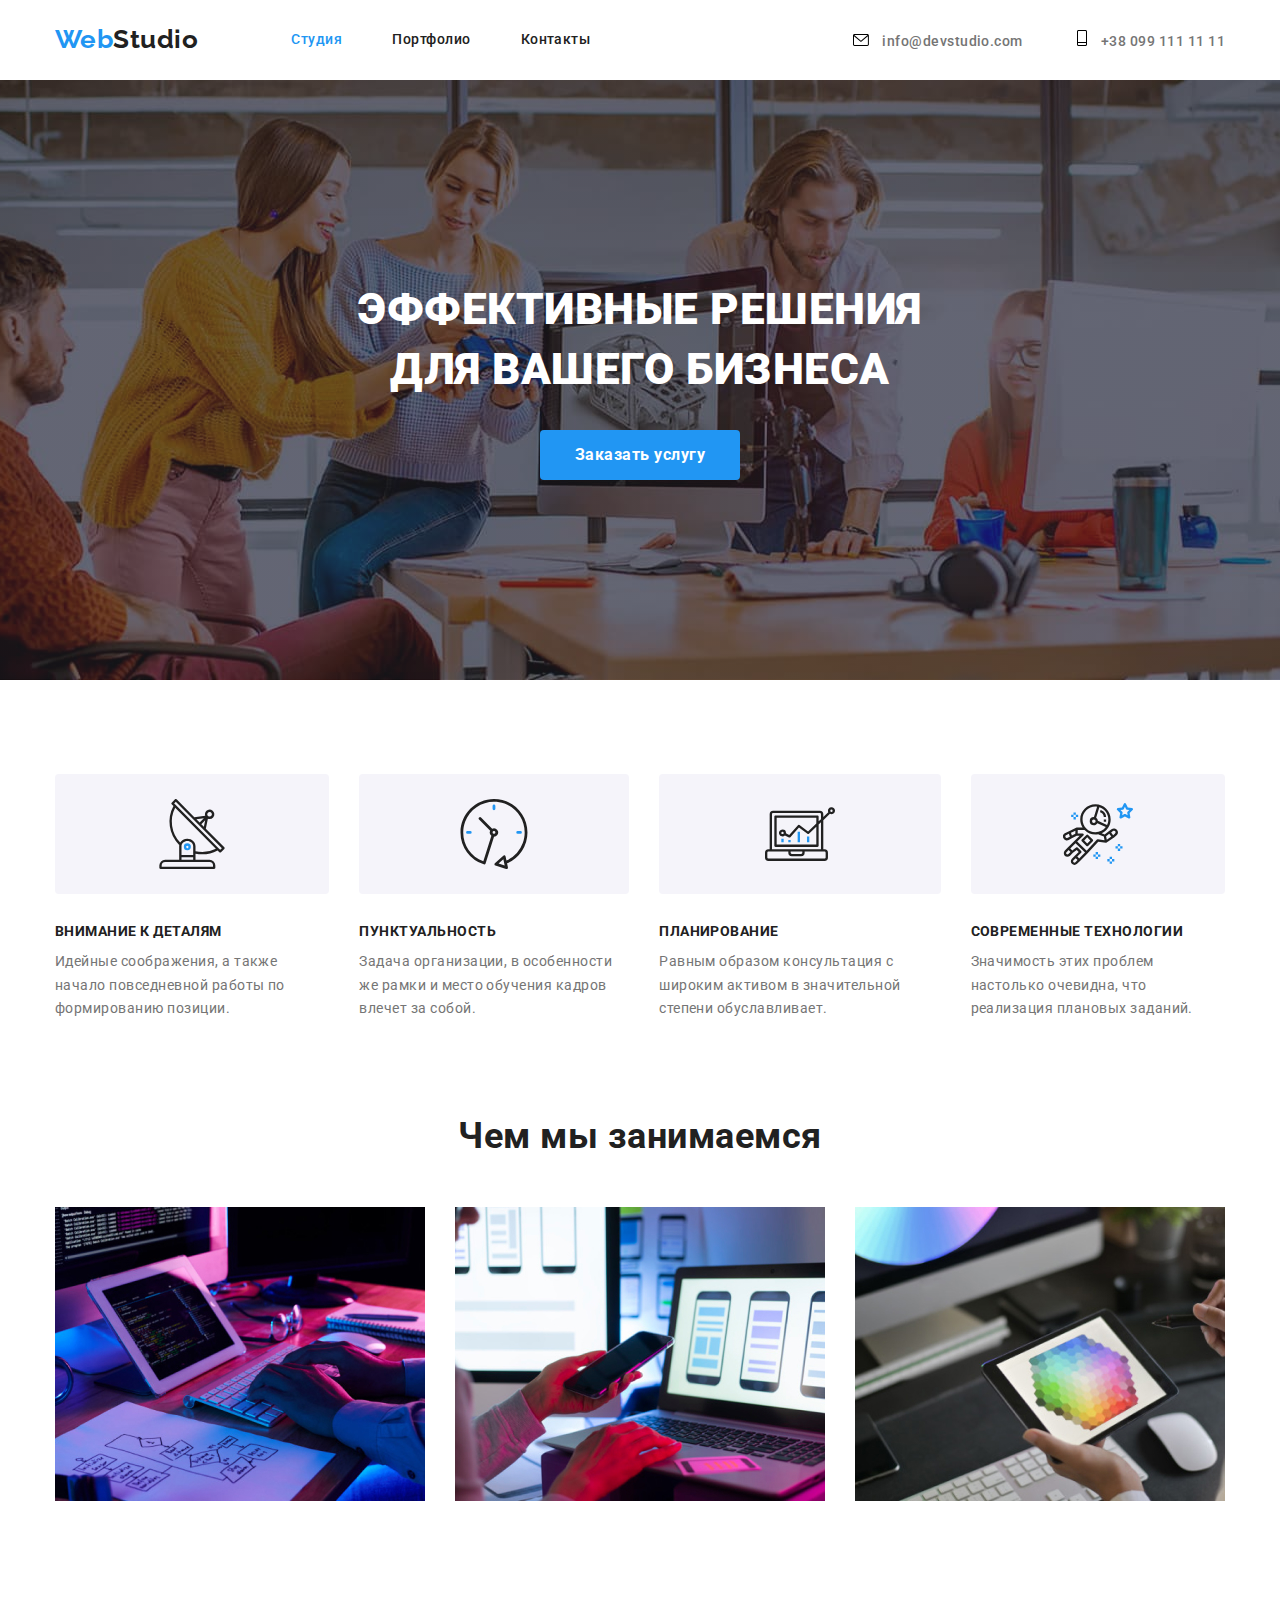
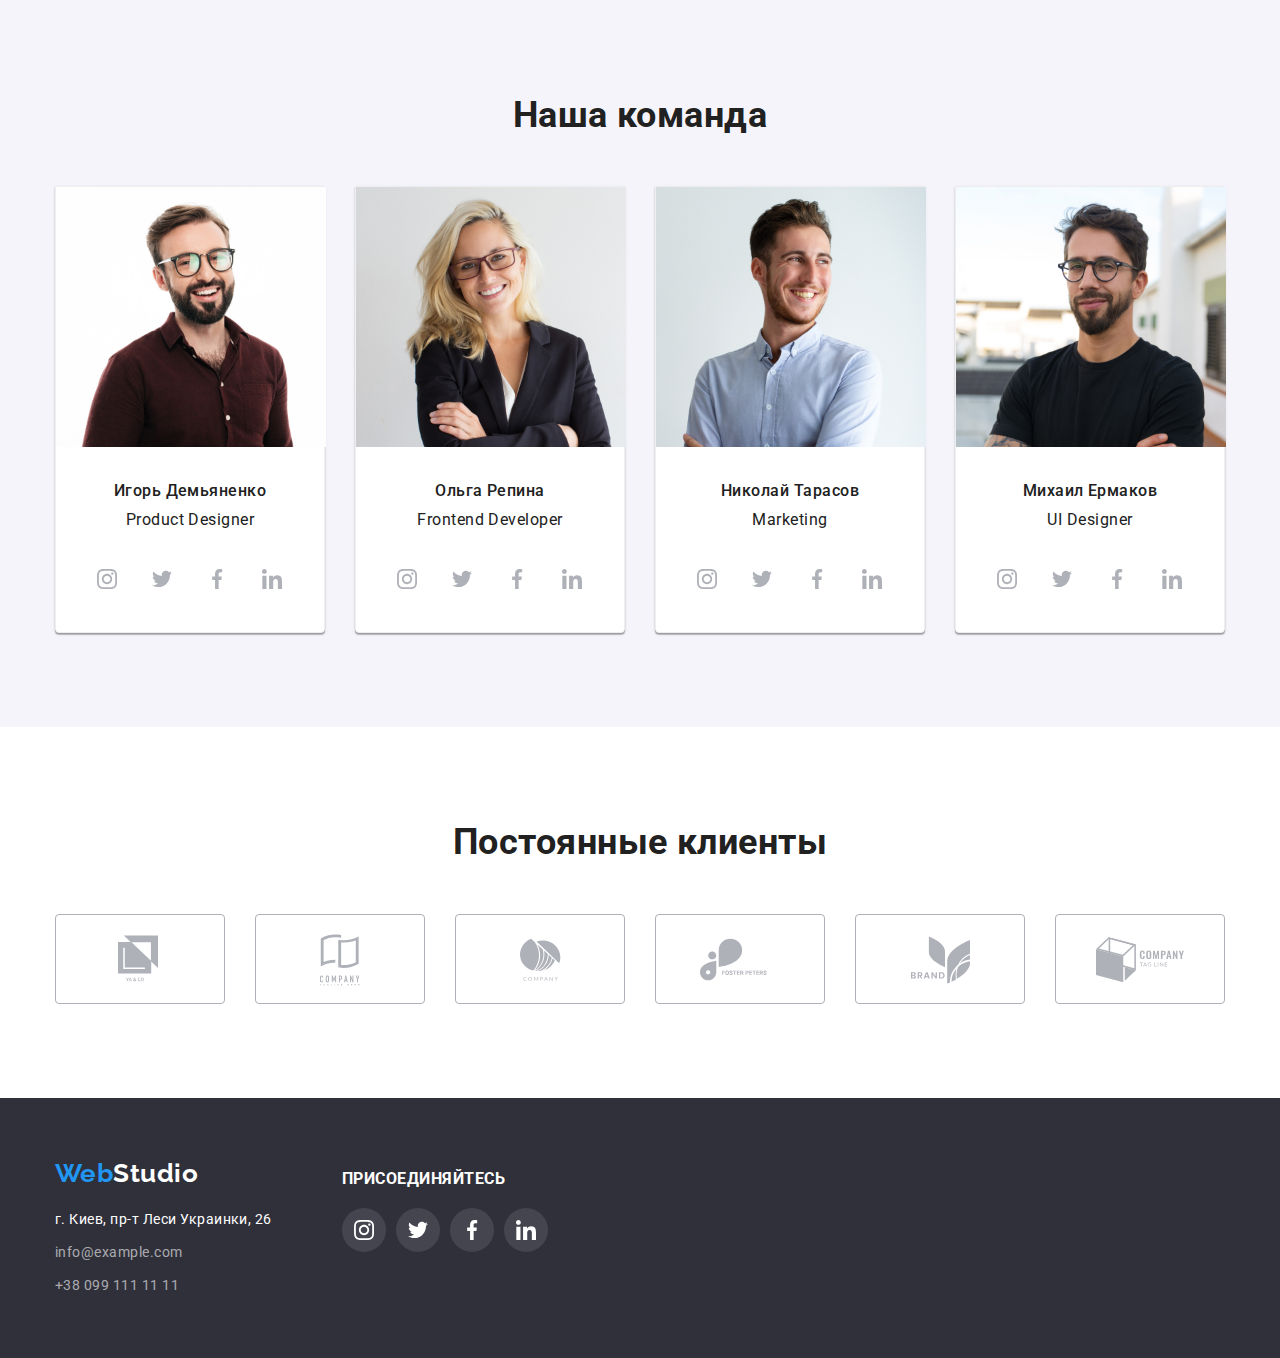
<file: index.html>
<!DOCTYPE html>
<html lang="ru">
<head>
    <meta charset="UTF-8">
    <meta name="viewport" content="width=device-width, initial-scale=1.0">
    <title>Студия</title>
    <link rel="preconnect" href="https://fonts.gstatic.com">
    <link href="https://fonts.googleapis.com/css2?family=Raleway:wght@700&family=Roboto:wght@400;500;700;900&display=swap"
          rel="stylesheet">
    <link rel="stylesheet" href="https://cdnjs.cloudflare.com/ajax/libs/modern-normalize/1.0.0/modern-normalize.min.css">
    <link rel="stylesheet" href="./css/styles.css">
</head>
<body>
    <!-- Шапка сайта -->
    <header class="page-header">
        <div class="container main-nav">
        <nav class="flex">
            <a href="./index.html" class="logotype"><span class="logo">Web</span>Studio</a>
            <ul class="site-nav">
                <li class="item"><a href="" class="link current">Студия</a></li>
                <li class="item"><a href="./portfolio.html" class="link">Портфолио</a></li>
                <li class="item"><a href="" class="link">Контакты</a></li>
            </ul>
        </nav>
        <address class="address-list">
            <a href="mailto:info@devstudio.com" class="address">
                <svg class="envelope" width="16" height="12">
                    <use href="./images/sprite.svg#envelope"></use>
                </svg>
            info@devstudio.com</a>
            <a href="tel:+380991111111" class="address">
                <svg class="vector" width="10" height="16">
                    <use href="./images/sprite.svg#Vector"></use>
                </svg>
                +38 099 111 11 11</a>
        </address>
        </div>
    </header>

    <main>
    <!-- Герой -->
    <div class="overlay">
    <section class="hero">
        <h1 class="hero-title">Эффективные решения<br> для вашего бизнеса</h1>
        <a href="" class="hero-link">Заказать услугу</a>
    </section>
    </div>

    <!-- Преимущества -->
    <section class="section">
        <div class="container">
        <!-- Заголовок скрыть! -->
        <h2 class="none">Преимущества</h2>
        <ul class="feature-list">
            <li class="feature-item icon-antenna">
                <h3 class="paragraph-title">Внимание к деталям</h3>
                <p class="section-paragraph">Идейные соображения, а также начало повседневной работы по формированию позиции.</p>
            </li>
            <li class="feature-item icon-clock">
                <h3 class="paragraph-title">Пунктуальность</h3>
                <p class="section-paragraph">Задача организации, в особенности же рамки и место обучения кадров влечет за собой.</p>
            </li>
            <li class="feature-item icon-diagram">
                <h3 class="paragraph-title">Планирование</h3>
                <p class="section-paragraph">Равным образом консультация с широким активом в значительной степени обуславливает.</p>
            </li>
            <li class="feature-item icon-astronaut">
                <h3 class="paragraph-title">Современные технологии</h3>
                <p class="section-paragraph">Значимость этих проблем настолько очевидна, что реализация плановых заданий.</p>
            </li>
        </ul>
        </div>
    </section>

    <!-- Чем мы занимаемся -->
    <section class="section class">
        <div class="container">
        <h2 class="section-title">Чем мы занимаемся</h2>
        <ul class="section-list">
            <li class="section-item"> 
                <img src="./images/r1.jpg" alt="Написание кода" width="370">
            </li>
            <li class="section-item">
                    <img src="./images/r2.jpg" alt="Сравнение функций" width="370">
            </li>
            <li class="section-item">
                    <img src="./images/r3.jpg" alt="Оформление дизайна" width="370">
            </li>
        </ul>
        </div>
    </section>

    <!-- Команда -->
    <section class="section gray">
        <div class="container gray">
        <h2 class="section-title">Наша команда</h2>
        <ul class="team">
            <li class="team-item">
                <img src="./images/img1.jpg" alt="Личная фотография" width="270">
                <h3 class="title-team">Игорь Демьяненко</h3>
                <p class="text-team">Product Designer</p>
                <ul class="flex list-team">
                  <li class="icon"><a href="" class="link-icon">
                    <svg class="instagram" width="20" height="20">
                        <use href="./images/sprite.svg#instagram"></use>
                    </svg>
                  </a></li>
                  <li class="icon"><a href="" class="link-icon">
                    <svg class="twitter" width="20" height="20">
                        <use href="./images/sprite.svg#twitter"></use>
                    </svg>
                  </a></li>
                  <li class="icon"><a href="" class="link-icon">
                    <svg class="facebook" width="20" height="20">
                        <use href="./images/sprite.svg#facebook"></use>
                    </svg>
                  </a></li>
                  <li class="icon"><a href="" class="link-icon">
                    <svg class="linkedin" width="20" height="20">
                        <use href="./images/sprite.svg#linkedin"></use>
                    </svg>
                  </a></li>
                </ul>
            </li>
            <li class="team-item">
                <img src="./images/img2.jpg" alt="Личная фотография" width="270">
                <h3 class="title-team">Ольга Репина</h3>
                <p class="text-team">Frontend Developer</p>
                <ul class="flex list-team">
                    <li class="icon"><a href="" class="link-icon">
                            <svg class="instagram" width="20" height="20">
                                <use href="./images/sprite.svg#instagram"></use>
                            </svg>
                        </a></li>
                    <li class="icon"><a href="" class="link-icon">
                            <svg class="twitter" width="20" height="20">
                                <use href="./images/sprite.svg#twitter"></use>
                            </svg>
                        </a></li>
                    <li class="icon"><a href="" class="link-icon">
                            <svg class="facebook" width="20" height="20">
                                <use href="./images/sprite.svg#facebook"></use>
                            </svg>
                        </a></li>
                    <li class="icon"><a href="" class="link-icon">
                            <svg class="linkedin" width="20" height="20">
                                <use href="./images/sprite.svg#linkedin"></use>
                            </svg>
                        </a></li>
                </ul>
            </li>
            <li class="team-item">
                <img src="./images/img3.jpg" alt="Личная фотография" width="270">
                <h3 class="title-team">Николай Тарасов</h3>
                <p class="text-team">Marketing</p>
                <ul class="flex list-team">
                    <li class="icon"><a href="" class="link-icon">
                            <svg class="instagram" width="20" height="20">
                                <use href="./images/sprite.svg#instagram"></use>
                            </svg>
                        </a></li>
                    <li class="icon"><a href="" class="link-icon">
                            <svg class="twitter" width="20" height="20">
                                <use href="./images/sprite.svg#twitter"></use>
                            </svg>
                        </a></li>
                    <li class="icon"><a href="" class="link-icon">
                            <svg class="facebook" width="20" height="20">
                                <use href="./images/sprite.svg#facebook"></use>
                            </svg>
                        </a></li>
                    <li class="icon"><a href="" class="link-icon">
                            <svg class="linkedin" width="20" height="20">
                                <use href="./images/sprite.svg#linkedin"></use>
                            </svg>
                        </a></li>
                </ul>
            </li>
            <li class="team-item">
                <img src="./images/img4.jpg" alt="Личная фотография" width="270">
                <h3 class="title-team">Михаил Ермаков</h3>
                <p class="text-team">UI Designer</p>
                <ul class="flex list-team">
                    <li class="icon"><a href="" class="link-icon">
                            <svg class="instagram" width="20" height="20">
                                <use href="./images/sprite.svg#instagram"></use>
                            </svg>
                        </a></li>
                    <li class="icon"><a href="" class="link-icon">
                            <svg class="twitter" width="20" height="20">
                                <use href="./images/sprite.svg#twitter"></use>
                            </svg>
                    </a></li>
                    <li class="icon"><a href="" class="link-icon">
                            <svg class="facebook" width="20" height="20">
                                <use href="./images/sprite.svg#facebook"></use>
                            </svg>
                        </a></li>
                    <li class="icon"><a href="" class="link-icon">
                            <svg class="linkedin" width="20" height="20">
                                <use href="./images/sprite.svg#linkedin"></use>
                            </svg>
                    </a></li>
                </ul>
            </li>
        </ul>
        </div>
    </section>
    <section class="section">
        <div class="container">
            <h2 class="section-title">Постоянные клиенты</h2>
            <ul class="flex list-clients">
                <li class="client"><a href="" class="link-icon">
                    <svg class="logo-1" width="44.27" height="90">
                        <use href="./images/sprite.svg#logo-1"></use>
                    </svg>
                </a></li>
                <li class="client"><a href="" class="link-icon">
                    <svg class="logo-2" width="40" height="90">
                        <use href="./images/sprite.svg#logo-2"></use>
                    </svg>
                </a></li>
                <li class="client"><a href="" class="link-icon">
                    <svg class="object-1" width="41" height="90">
                        <use href="./images/sprite.svg#Object-1"></use>
                    </svg>
                </a></li>
                <li class="client"><a href="" class="link-icon">
                    <svg class="logo-4" width="79.66" height="90">
                        <use href="./images/sprite.svg#logo-4"></use>
                    </svg>
                </a></li>
                <li class="client"><a href="" class="link-icon">
                    <svg class="logo-5" width="59" height="90">
                        <use href="./images/sprite.svg#logo-5"></use>
                    </svg>
                </a></li>
                <li class="client"><a href="" class="link-icon">
                    <svg class="object-2" width="88.48" height="90">
                        <use href="./images/sprite.svg#Object-2"></use>
                    </svg>
                </a></li>
            </ul>
        </div>
    </section>
    </main>

    <footer class="footer">
        <div class="container">
            <ul class="flex">
        <li>
        <a href="./index.html" class="logotype"><span class="logo">Web</span>Studio</a>
        <address class="footer-address">
            г. Киев, пр-т Леси Украинки, 26 <br />
            <a href="mailto:info@example.com" class="footer-link">info@example.com</a>
            <a href="tel:+380991111111" class="footer-link">+38 099 111 11 11</a>
        </address>
        </li>
        <li>
        <b class="slogan">ПРИСОЕДИНЯЙТЕСЬ</b>
            <ul class="flex list-team">
                <li class="icon"><a href="" class="link-icon">
                        <svg class="icons" width="20" height="20">
                            <use href="./images/sprite.svg#instagram"></use>
                        </svg>
                    </a></li>
                <li class="icon"><a href="" class="link-icon">
                        <svg class="icons" width="20" height="20">
                            <use href="./images/sprite.svg#twitter"></use>
                        </svg>
                    </a></li>
                <li class="icon"><a href="" class="link-icon">
                        <svg class="icons" width="20" height="20">
                            <use href="./images/sprite.svg#facebook"></use>
                        </svg>
                    </a></li>
                <li class="icon"><a href="" class="link-icon">
                        <svg class="icons" width="20" height="20">
                            <use href="./images/sprite.svg#linkedin"></use>
                        </svg>
                    </a></li>
            </ul>
        </li>
        </ul>
        </div>
    </footer>
</body>
</html>
</file>
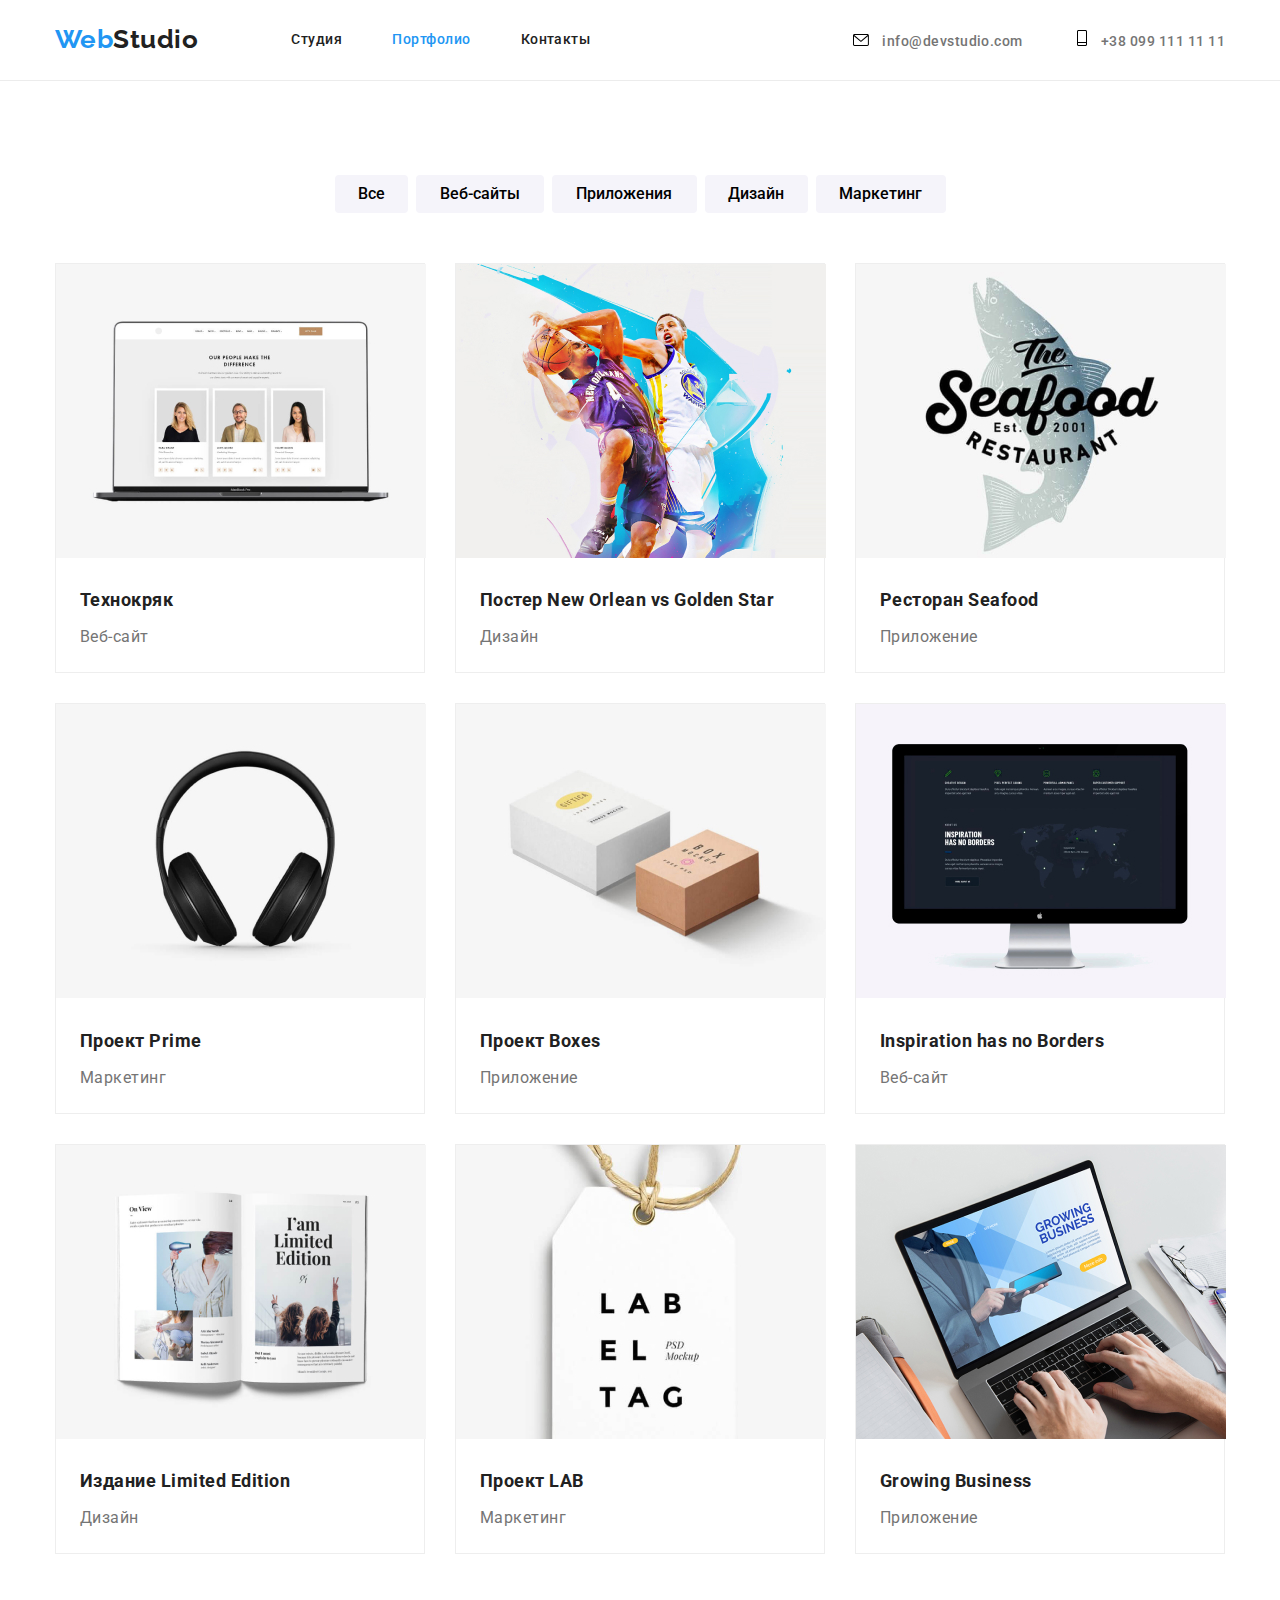
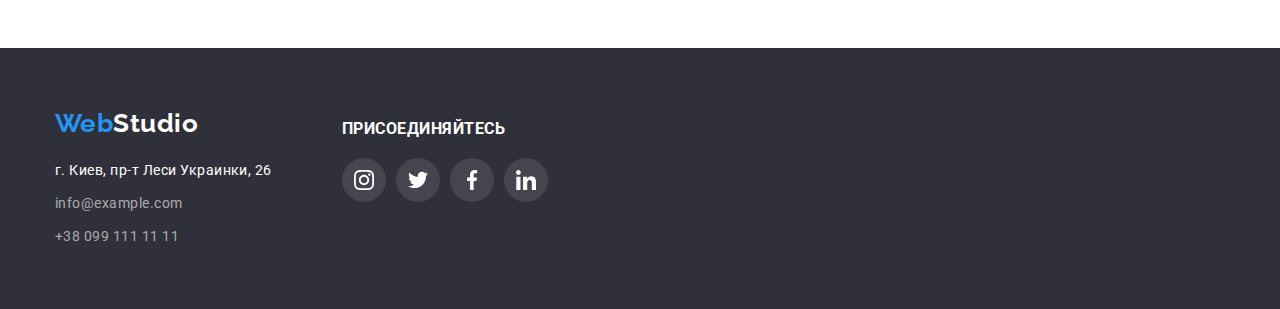
<file: portfolio.html>
<!DOCTYPE html>
<html lang="ru">
<head>
    <meta charset="UTF-8">
    <meta name="viewport" content="width=device-width, initial-scale=1.0">
    <title>Портфолио</title>
    <link rel="preconnect" href="https://fonts.gstatic.com">
    <link href="https://fonts.googleapis.com/css2?family=Raleway:wght@700&family=Roboto:wght@400;500;700;900&display=swap"
          rel="stylesheet">
    <link rel="stylesheet" href="https://cdnjs.cloudflare.com/ajax/libs/modern-normalize/1.0.0/modern-normalize.min.css">
    <link rel="stylesheet" href="./css/styles.css">
</head>
<body>
    <!-- Шапка сайта -->
    <header class="page-header line">
        <div class="border">
        <div class="container main-nav">
        <nav class="flex">
            <a href="./index.html" class="logotype"><span class="logo">Web</span>Studio</a>
            <ul class="site-nav">
                <li class="item"><a href="./index.html" class="link">Студия</a></li>
                <li class="item"><a href="" class="link current">Портфолио</a></li>
                <li class="item"><a href="" class="link">Контакты</a></li>
            </ul>
        </nav>
        <address class="address-list">
            <a href="mailto:info@devstudio.com" class="address">
                <svg class="envelope" width="16" height="12">
                    <use href="./images/sprite.svg#envelope"></use>
                </svg>
            info@devstudio.com</a>
            <a href="tel:+380991111111" class="address">
                <svg class="vector" width="10" height="16">
                    <use href="./images/sprite.svg#Vector"></use>
                </svg>
            +38 099 111 11 11</a>
        </address>
        </div>
        </div>
    </header>

    <main>
        <section class="section works">
            <div class="container">
            <!-- Заголовок скрыть! -->
            <h1 class="none">Портфолио</h1>
            <ul class="local-nav">
                <li class="button"><button type="button" class="all">Все</button>
                <li class="button"><button type="button" class="websites">Веб-сайты</button>
                <li class="button"><button type="button" class="app">Приложения</button>
                <li class="button"><button type="button" class="design">Дизайн</button>
                <li class="button"><button type="button" class="marketing">Маркетинг</button>
            </ul>
            <ul class="list-nav">
                <li class="flex-element">
                    <img src="./images/imgr1.jpg" alt="Личные фотографии на экране ноутбука" width="370">
                    <h3 class="title-works">Технокряк</h3>
                    <p class="paragraph-works">Веб-сайт</p>
                </li>
                <li class="flex-element">
                    <img src="./images/imgr2.jpg" alt="Двое парней играют в баскетбол" width="370">
                    <h3 class="title-works">Постер New Orlean vs Golden Star</h3>
                    <p class="paragraph-works">Дизайн</p>
                </li>
                <li class="flex-element">
                    <img src="./images/imgr3.jpg" alt="Постер ресторана" width="370">
                    <h3 class="title-works">Ресторан Seafood</h3>
                    <p class="paragraph-works">Приложение</p>
                </li>
                <li class="flex-element">
                    <img src="./images/imgr4.jpg" alt="Черные наушники" width="370">
                    <h3 class="title-works">Проект Prime</h3>
                    <p class="paragraph-works">Маркетинг</p>
                </li>
                <li class="flex-element">
                    <img src="./images/imgr5.jpg" alt="Две коробки" width="370">
                    <h3 class="title-works">Проект Boxes</h3>
                    <p class="paragraph-works">Приложение</p>
                </li>
                <li class="flex-element">
                    <img src="./images/imgr6.jpg" alt="Компьютер" width="370">
                    <h3 class="title-works">Inspiration has no Borders</h3>
                    <p class="paragraph-works">Веб-сайт</p>
                </li>
                <li class="flex-element">
                    <img src="./images/imgr7.jpg" alt="Журнал" width="370">
                    <h3 class="title-works">Издание Limited Edition</h3>
                    <p class="paragraph-works">Дизайн</p>
                </li>
                <li class="flex-element">
                    <img src="./images/imgr8.jpg" alt="Лейбл" width="370">
                    <h3 class="title-works">Проект LAB</h3>
                    <p class="paragraph-works">Маркетинг</p>
                </li>
                <li class="flex-element">
                    <img src="./images/imgr9.jpg" alt="Ноутбук" width="370">
                    <h3 class="title-works">Growing Business</h3>
                    <p class="paragraph-works">Приложение</p>
                </li>
            </ul>
            </div>
        </section>
    </main>

    <footer class="footer">
        <div class="container">
            <ul class="flex">
                <li>
                    <a href="./index.html" class="logotype"><span class="logo">Web</span>Studio</a>
                    <address class="footer-address">
                        г. Киев, пр-т Леси Украинки, 26 <br />
                        <a href="mailto:info@example.com" class="footer-link">info@example.com</a>
                        <a href="tel:+380991111111" class="footer-link">+38 099 111 11 11</a>
                    </address>
                </li>
                <li>
                    <b class="slogan">ПРИСОЕДИНЯЙТЕСЬ</b>
                    <ul class="flex list-team">
                        <li class="icon"><a href="" class="link-icon">
                                <svg class="icons" width="20" height="20">
                                    <use href="./images/sprite.svg#instagram"></use>
                                </svg>
                            </a></li>
                        <li class="icon"><a href="" class="link-icon">
                                <svg class="icons" width="20" height="20">
                                    <use href="./images/sprite.svg#twitter"></use>
                                </svg>
                            </a></li>
                        <li class="icon"><a href="" class="link-icon">
                                <svg class="icons" width="20" height="20">
                                    <use href="./images/sprite.svg#facebook"></use>
                                </svg>
                            </a></li>
                        <li class="icon"><a href="" class="link-icon">
                                <svg class="icons" width="20" height="20">
                                    <use href="./images/sprite.svg#linkedin"></use>
                                </svg>
                            </a></li>
                    </ul>
                </li>
            </ul>
        </div>
    </footer>
</body>
</html>
</file>
<file: css/styles.css>
:root {
  --primary-text-color: #212121;
  --secondary-text-color: #ffffff;
  --paragraph-text-color: #757575;
  --accent-color: #2196f3;
  --background-button-color: #f5f4fa;
  --background-footer-color: #2f303a;
}

body {
  background-color: var(--secondary-text-color);
  color: var(--primary-text-color);

  font-family: Roboto, sans-serif;
  font-size: 16px;
  letter-spacing: 0.03em;
}

.main-nav {
  display: flex;
  align-items: center;
}

.container {
  width: 1200px;
  padding-left: 15px;
  padding-right: 15px;
  margin-left: auto;
  margin-right: auto;
}

.section {
  padding-top: 94px;
  padding-bottom: 94px;
}

.flex {
  display: flex;
}

.client + .client {
  margin-left: 30px;
}

.footer .logotype {
  display: block;
  margin-bottom: 20px;
}

.footer-link {
  display: block;
  margin-top: 9px;
}

.page-header .logotype {
  display: flex;
  margin-right: 93px;
  padding-top: 24px;
  padding-bottom: 25px;
}

.logotype {
  font-family: Raleway, sans-serif;
  font-weight: 700;
  font-size: 26px;
  line-height: 1.19;
}

.site-nav {
  display: flex;
  padding: 0;
  margin: 0;
}

.site-nav .item:not(:last-child) {
  margin-right: 50px;
}

.site-nav .link {
  display: block;
  padding-top: 32px;
  padding-bottom: 32px;

  font-weight: 500;
  font-size: 14px;
  line-height: 1.14;
}

.address-list {
  margin-left: auto;
}

.address-list .address:not(:last-child) {
  margin-right: 50px;
}

.address-list .address {
  padding-top: 32px;
  padding-bottom: 32px;
}

.line {
  border-bottom: 1px solid #ececec;
}

button {
  font-family: inherit;
  font-size: inherit;
  background-color: var(--background-button-color);
  font-weight: 500;
  line-height: 1.63;
  text-align: center;
  border-radius: 4px;
  padding: 6px 22px;
  min-width: 73px;
  height: 38px;
  text-align: center;
  border: transparent;
}

.button:not(:last-child) {
  margin-right: 8px;
}

.websites {
  min-width: 128px;
}

.app {
  min-width: 145px;
}

.design {
  min-width: 103px;
}

.marketing {
  min-width: 130px;
}

.hero {
  padding-top: 200px;
  padding-bottom: 200px;

  text-align: center;
}

.overlay {
  margin-left: auto;
  margin-right: auto;

  background-image: linear-gradient(
      to right,
      rgba(47, 48, 58, 0.4),
      rgba(47, 48, 58, 0.4)
    ),
    url(../images/Img-opt.jpg);
  background-color: var(--background-footer-color);
  background-repeat: no-repeat;
  background-position: center;
  background-size: cover;
}

.hero-title {
  margin-bottom: 30px;

  color: var(--secondary-text-color);

  font-weight: 900;
  font-size: 44px;
  line-height: 1.36;
  text-transform: uppercase;
}

.hero-link {
  display: flex;
  align-items: center;
  padding-top: 10px;
  padding-bottom: 10px;
  padding-right: 32px;
  padding-left: 32px;
  margin-left: auto;
  margin-right: auto;
  justify-content: center;

  color: var(--secondary-text-color);
  background-color: var(--accent-color);

  font-weight: 700;
  line-height: 1.88;
  text-align: center;
  width: 200px;
  height: 50px;
  border-radius: 4px;
}

.none {
  display: none;
}

.feature-list {
  display: flex;
}

.feature-list .feature-item:not(:last-child) {
  margin-right: 30px;
}

.feature-item::before {
  display: block;
  content: "";
  height: 120px;
  background-size: 70px;
  background-repeat: no-repeat;
  background-position: center;
  background-color: var(--background-button-color);
  border-radius: 4px;
  margin-bottom: 30px;
}

.icon-antenna::before {
  background-image: url(../images/antenna.svg);
}

.icon-clock::before {
  background-image: url(../images/clock.svg);
}

.icon-diagram::before {
  background-image: url(../images/diagram.svg);
}

.icon-astronaut::before {
  background-image: url(../images/astronaut.svg);
}

.footer {
  padding: 60px 0;
}

.section-list {
  display: flex;
  width: 1170px;
}

.section-item {
  width: calc((100% - 60px) / 3);
  margin-right: 30px;
}

.section-item:nth-child(3n) {
  margin-right: 0;
}

.section-title {
  font-weight: 700;
  font-size: 36px;
  line-height: 1.17;
  text-align: center;

  margin-bottom: 50px;
}

.list-clients > .client {
  display: flex;
  justify-content: center;
  text-align: center;
  align-items: center;
}

.section.class {
  padding-top: 0;
}

h1,
h2,
h3,
h4,
h5,
h6,
p,
ul {
  margin-top: 0;
  margin-bottom: 0;
}

ul {
  padding: 0;
}

.paragraph-title {
  margin-bottom: 10px;

  font-weight: 700;
  font-size: 14px;
  line-height: 1.14;
  text-transform: uppercase;
}

.section-paragraph {
  font-weight: 400;
  font-size: 14px;
  line-height: 1.71;

  margin: 0;
}

.gray {
  background-color: var(--background-button-color);
}

.team {
  display: flex;
  width: 1170px;
}

.team-item {
  width: calc((100% - 90px) / 4);
  margin-right: 30px;
  border: 1px solid #eeeeee;
  box-shadow: 0px 1px 3px rgba(0, 0, 0, 0.12), 0px 1px 1px rgba(0, 0, 0, 0.14),
    0px 2px 1px rgba(0, 0, 0, 0.2);
  border-radius: 0px 0px 4px 4px;

  background-color: var(--secondary-text-color);
}

.team-item:nth-child(4n) {
  margin-right: 0;
}

.title-team {
  font-size: 16px;
  font-weight: 500;
  line-height: 1.19;
  text-align: center;

  margin-top: 30px;
}

.text-team {
  font-weight: 400;
  line-height: 1.19;
  text-align: center;

  margin-top: 10px;
  margin-bottom: 28px;
}

.list-team {
  justify-content: center;
  margin-right: auto;
  margin-left: auto;
  padding-bottom: 30px;
}

.list-team .icon:not(:last-child) {
  margin-right: 10px;
}

.link {
  font-weight: 500;
  font-size: 14px;
  line-height: 1.14;
}

.envelope,
.vector {
  margin-right: 10px;
}

.address {
  font-weight: 500;
  font-size: 14px;
  line-height: 1.14;
}

.footer-address {
  color: var(--secondary-text-color);

  font-style: normal;
  font-weight: 400;
  font-size: 14px;
  line-height: 1.71;
}

.footer-link {
  color: rgb(255, 255, 255, 0.6);
}

.flex-element {
  width: calc((100% - 60px) / 3);
  margin-right: 30px;
  margin-bottom: 30px;

  border: 1px solid #eeeeee;
}

.flex-element:nth-child(3n) {
  margin-right: 0;
}

.flex-element:nth-last-child(-n + 3) {
  margin-bottom: 0;
}

.flex-element:hover {
  box-shadow: 0px 1px 1px rgba(0, 0, 0, 0.12), 0px 4px 4px rgba(0, 0, 0, 0.06),
    1px 4px 6px rgba(0, 0, 0, 0.16);
}

.local-nav,
.list-nav {
  display: flex;
  flex-wrap: wrap;
}

.list-nav {
  width: 1170px;
}

.local-nav {
  margin-left: auto;
  margin-right: auto;
  margin-bottom: 50px;

  text-align: center;
  justify-content: center;
}

.title-works {
  margin-top: 20px;
  margin-bottom: 4px;
  padding-left: 24px;

  font-weight: 700;
  font-size: 18px;
  line-height: 2;
}

.paragraph-works {
  padding-left: 24px;
  padding-bottom: 20px;
  color: var(--paragraph-text-color);

  font-weight: 400;
  font-size: 16px;
  line-height: 1.87;
}

.footer {
  color: var(--secondary-text-color);
}

.footer {
  background-color: var(--background-footer-color);
}

ul {
  list-style: none;
}

a {
  font-style: normal;
  text-decoration: none;
  color: inherit;
}

.logo,
.site-nav .link:hover,
.site-nav .link:focus,
.address:hover,
.address:focus {
  color: var(--accent-color);
  fill: var(--accent-color);
}

.antenna {
  background-color: #f5f4fa;
  border-radius: 4px;
}

.site-nav .link.current {
  color: var(--accent-color);
}

.address,
.section-paragraph {
  color: var(--paragraph-text-color);
}

.local-nav .link:hover,
.local-nav .link:focus,
button:hover,
button:focus {
  color: var(--secondary-text-color);
  background-color: var(--accent-color);
}

.list-clients .link-icon {
  width: 170px;
  height: 90px;
  border: 1px solid #afb1b8;
  box-sizing: border-box;
  border-radius: 4px;
  fill: #afb1b8;
}

.list-clients .link-icon:hover,
.list-clients .link-icon:focus {
  border: 1px solid #2196f3;
  fill: #2196f3;
}

.slogan {
  display: block;
  font-weight: 700;
  margin-left: 70px;
  padding-top: 12px;
}

.footer .list-team {
  padding: 0;
  margin-top: 20px;
  margin-left: 70px;
}

.footer .link-icon {
  display: flex;
  fill: #ffffff;
  width: 44px;
  height: 44px;
  background-color: rgba(255, 255, 255, 0.1);
  border-radius: 50%;
  padding: 12px;
}

.footer .link-icon:hover,
.footer .link-icon:focus {
  background-color: #2196f3;
}

.team .link-icon {
  padding: 0;
  border: none;
  display: block;
  width: 45px;
  height: 45px;
  fill: #afb1b8;
  border-radius: 50%;
  padding: 12px;
}

.team .link-icon:hover,
.team .link-icon:focus {
  fill: var(--secondary-text-color);
  background-color: var(--accent-color);
}
</file>
